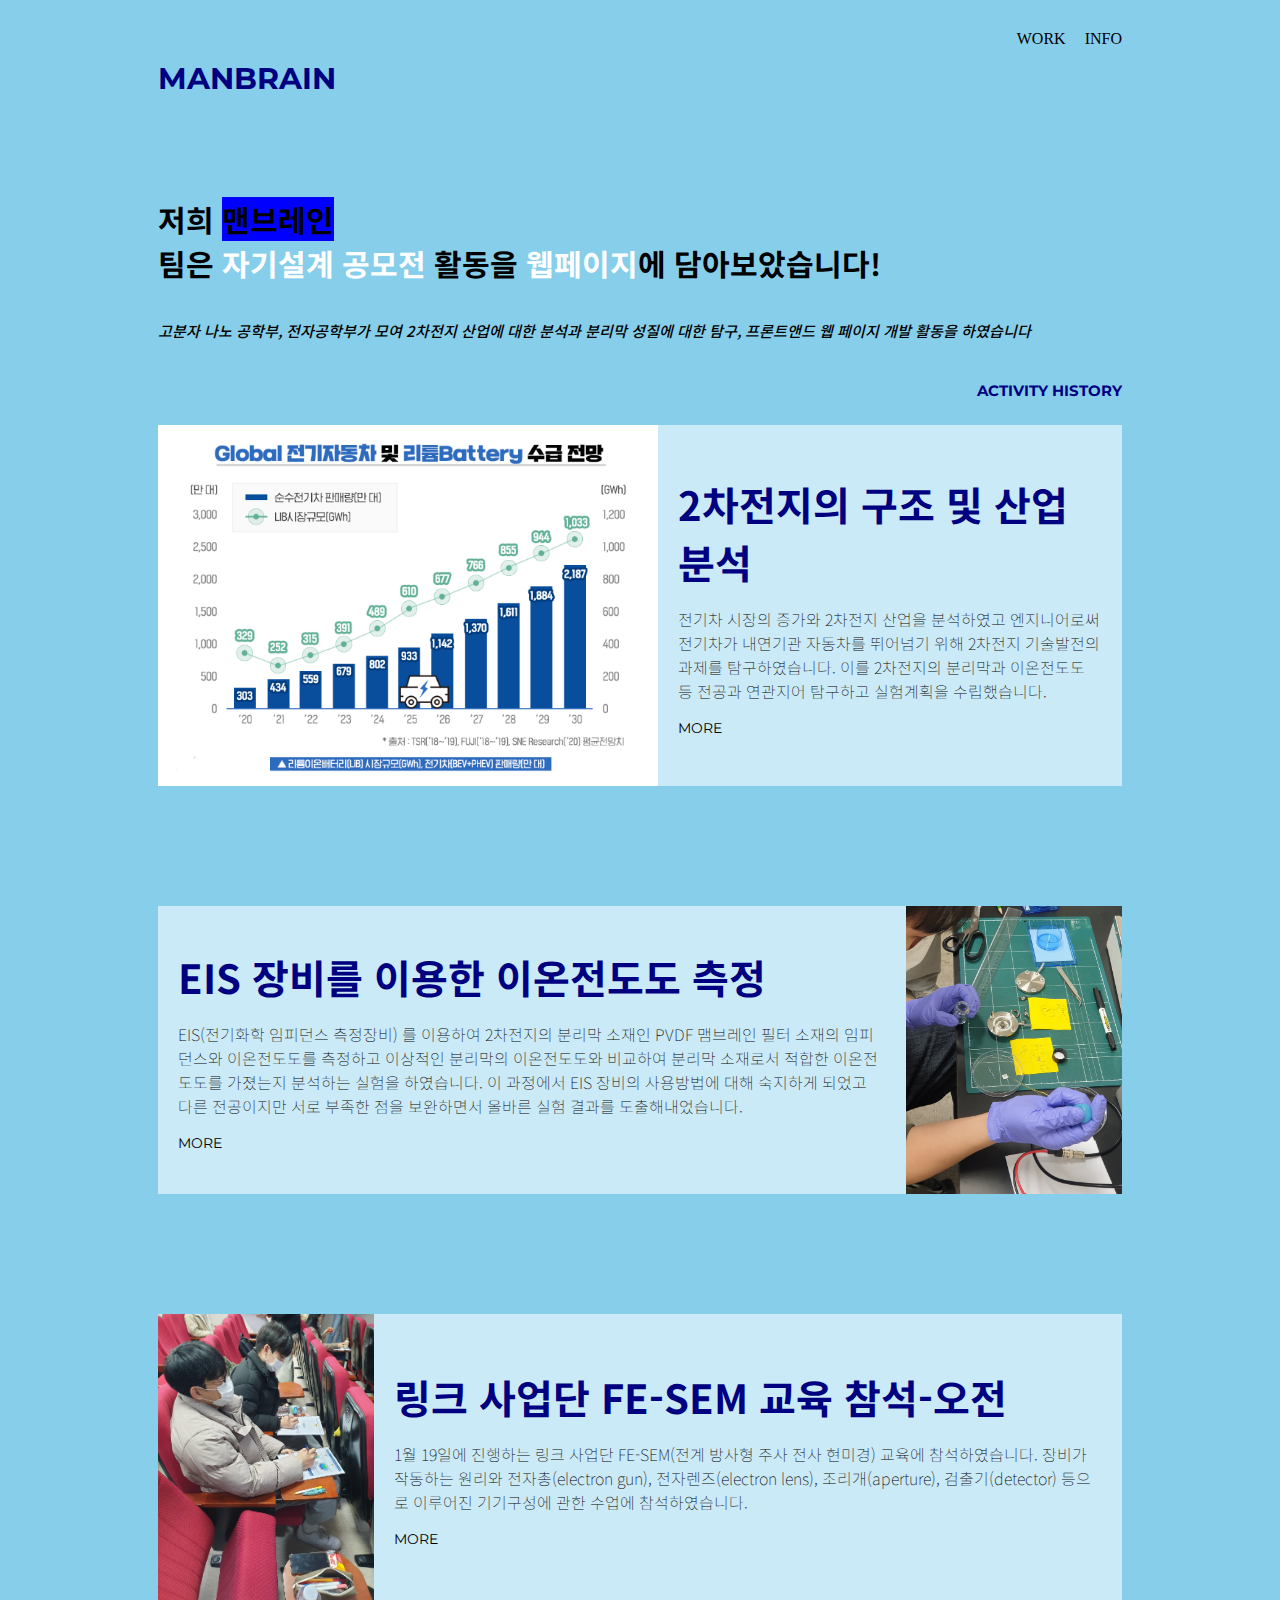
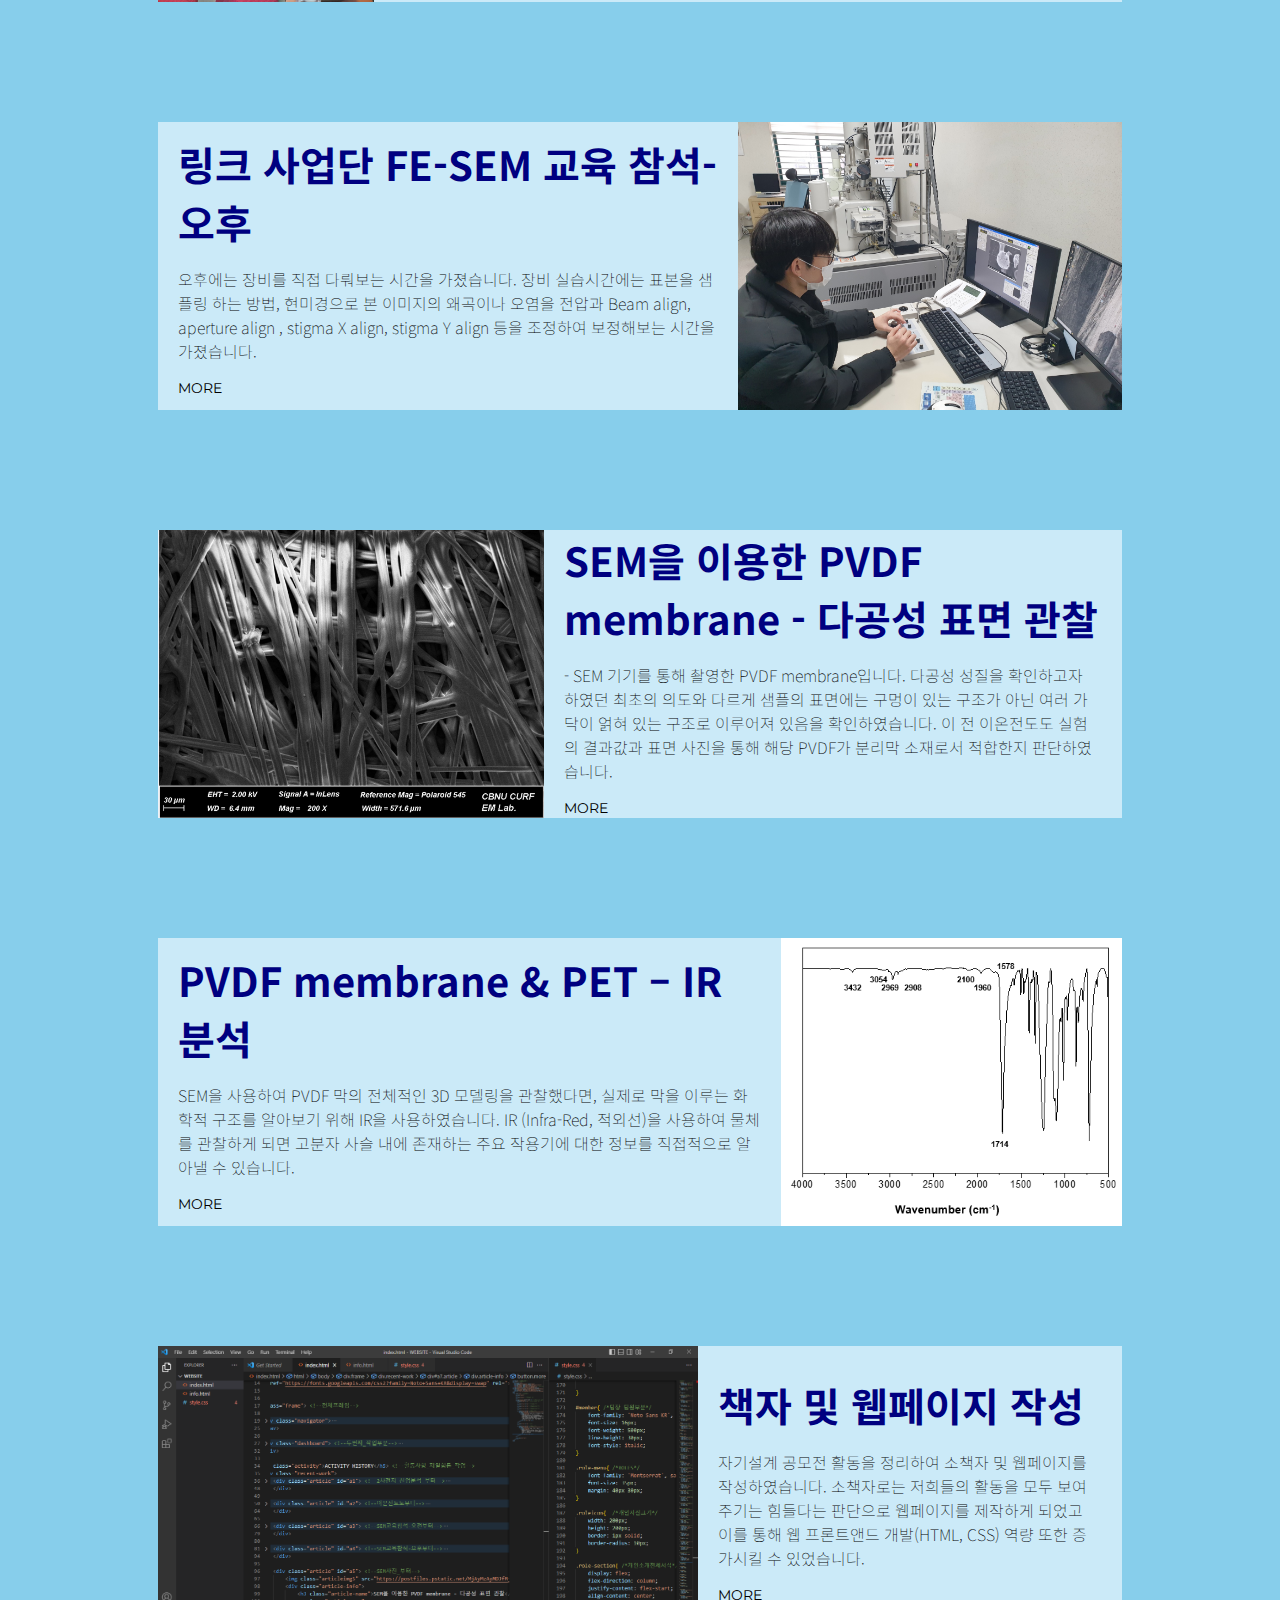
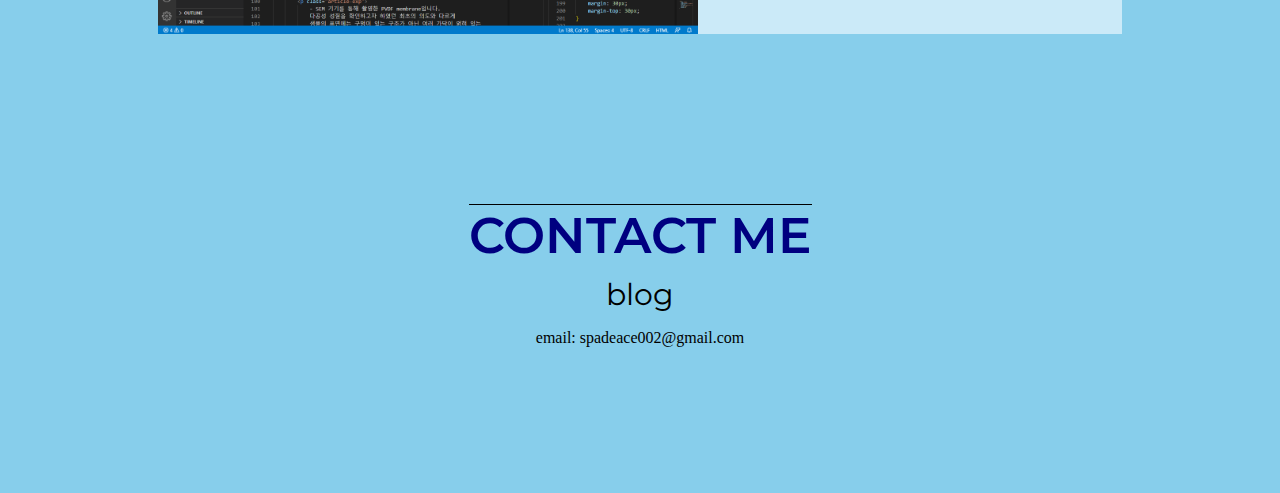
<file: index.html>
<!DOCTYPE html> <!--자기설계_공모전-->
<html lang="ko"> <!--언어-->
<head> 
    <meta charset="UTF-8">
    <meta http-equiv="X-UA-Compatible" content="IE=edge">
    <meta name="viewport" content="width=device-width, initial-scale=1.0">
    <link rel="stylesheet" type="text/css" href="style.css"
    <link rel="preconnect" href="https://fonts.googleapis.com"> <!--아래부분_폰트-->
    <link rel="preconnect" href="https://fonts.googleapis.com">
<link rel="preconnect" href="https://fonts.gstatic.com" crossorigin>
<link href="https://fonts.googleapis.com/css2?family=Montserrat:wght@700&display=swap" rel="stylesheet">
    <link rel="preconnect" href="https://fonts.googleapis.com">
    <link rel="preconnect" href="https://fonts.gstatic.com" crossorigin>
    <link href="https://fonts.googleapis.com/css2?family=Noto+Sans+KR&display=swap" rel="stylesheet">
</head>
<body>
    <div class="frame"> <!--전체프레임-->

        <nav class="navigator">
            <h3 class="sitename">MANBRAIN</h3> <!--페이지상단_제목-->
            <ul> 
                <li><a class = "nav-menu" href="index.html">WORK</a></li> <!--페이지상단에work_info_링크_같은클래스공유-->
                <li><a class = "nav-menu" href="info.html">INFO</a></li>
            </ul>
        </nav>

        <div class="dashboard"> <!--두번째_작업부분-->
            <h1 class="comments">저희 <a class="sample">맨브레인</a> <br>
            팀은 <a class="highlight">자기설계 공모전</a> 활동을 <a class="write">웹페이지</a>에 담아보았습니다!</h1> 
            <p class="comment">고분자 나노 공학부, 전자공학부가 모여 
                2차전지 산업에 대한 분석과 분리막 성질에 대한 탐구, 프론트앤드 웹 페이지 개발 활동을 하였습니다 </p>
        </div>

        <h5 class="activity">ACTIVITY HISTORY</h5> <!--활동사항_제일힘든_작업-->
        <div class="recent-work">
            <div class="article" id="a1"> <!--2차전지_산업분석_부터-->
                <img class="articleimg1" src="123.png">
                <div class="article-info">
                    <h3 class="article-name">2차전지의 구조 및 산업분석</h3> <!--활동1제목-->
                    <p class="article-exp">
                        전기차 시장의 증가와 2차전지 산업을 분석하였고 
                        엔지니어로써 전기차가 내연기관 자동차를 뛰어넘기 위해  
                        2차전지 기술발전의 과제를 탐구하였습니다. 이를 2차전지의 분리막과
                        이온전도도 등 전공과 연관지어 탐구하고 실험계획을 수립했습니다.
                        </p>
                        <a href="https://blog.naver.com/kkhg7420/223003307787"><button class="more">MORE</button></a>
                </div>
            </div>

            <div class="article" id="a2"> <!--이온전도도부터-->
                <div class="article-info">
                    <h3 class="article-name">EIS 장비를 이용한 이온전도도 측정</h3> <!--활동2제목-->
                    <p class="article-exp">
                        EIS(전기화학 임피던스 측정장비) 를 이용하여 
                        2차전지의 분리막 소재인 PVDF 맴브레인 필터 소재의 임피던스와 이온전도도를 측정하고
                        이상적인 분리막의 이온전도도와 비교하여 분리막 소재로서 적합한 이온전도도를 가졌는지
                        분석하는 실험을 하였습니다. 이 과정에서 EIS 장비의 사용방법에 대해 숙지하게 되었고
                        다른 전공이지만 서로 부족한 점을 보완하면서 올바른 실험 결과를 도출해내었습니다.
                        </p>
                        <a href="https://blog.naver.com/kkhg7420/223003307787"><button class="more">MORE</button></a>
                </div>
                <img class="articleimg2" src="2.jpg">
                
            </div>
            
            <div class="article" id="a3"> <!--SEM교육참석-오전부터-->
                <img class="articleimg3" src="4.jpg">
               
                <div class="article-info">
                    <h3 class="article-name">링크 사업단 FE-SEM 교육 참석-오전</h3> <!--활동3제목-->
                    <p class="article-exp">
                        1월 19일에 진행하는 링크 사업단 FE-SEM(전계 방사형 주사 전사 현미경) 교육에 참석하였습니다. 
                        장비가 작동하는 원리와 전자총(electron gun), 전자렌즈(electron lens), 조리개(aperture), 
                        검출기(detector) 등으로 이루어진 기기구성에 관한 수업에 참석하였습니다. 
                    </P>
                        
                    <a href="https://blog.naver.com/kkhg7420/223003307787"><button class="more">MORE</button></a>
                </div>
            </div>
            
            <div class="article" id="a0"> <!--SEM교육참석-오후부터-->
                 <div class="article-info">
                    <h3 class="article-name">링크 사업단 FE-SEM 교육 참석-오후</h3> <!--활동4제목-->
                    <p class="article-exp">
                        오후에는 장비를 직접 다뤄보는 시간을 가졌습니다.
                        장비 실습시간에는  표본을 샘플링 하는 방법, 
                        현미경으로 본 이미지의 왜곡이나 오염을 전압과
                        Beam align, aperture align , stigma X align, stigma Y align 
                        등을 조정하여 보정해보는 시간을 가졌습니다.</p>
                        <a href="https://blog.naver.com/kkhg7420/223003307787"><button class="more">MORE</button></a>
                </div>
                <img class="articleimg4" src="3.jpg">
               
            </div>

            <div class="article" id="a5"> <!--SEM사진_부터-->
                <img class="articleimg5" src="5.png">
                <div class="article-info">
                    <h3 class="article-name">SEM을 이용한 PVDF membrane - 다공성 표면 관찰</h3> <!--활동1제목-->
                    <p class="article-exp">
                        - SEM 기기를 통해 촬영한 PVDF membrane입니다. 
                        다공성 성질을 확인하고자 하였던 최초의 의도와 다르게 
                        샘플의 표면에는 구멍이 있는 구조가 아닌 여러 가닥이 얽혀 있는 
                        구조로 이루어져 있음을 확인하였습니다.
                        이 전 이온전도도 실험의 결과값과 표면 사진을 통해 해당
                         PVDF가 분리막 소재로서 적합한지 판단하였습니다.
                        </p>
                        <a href="https://blog.naver.com/kkhg7420/223003307787"><button class="more">MORE</button></a>
                </div>
            </div>

            <div class="article" id="a6"> <!--IR-->
                <div class="article-info">
                    <h3 class="article-name"> PVDF membrane & PET – IR 분석</h3> <!--활동2제목-->
                    <p class="article-exp">
                        SEM을 사용하여 PVDF 막의 전체적인 3D 모델링을 관찰했다면, 
                        실제로 막을 이루는 화학적 구조를 알아보기 위해 IR을 사용하였습니다. 
                        IR (Infra-Red, 적외선)을 사용하여 물체를 관찰하게 되면 
                        고분자 사슬 내에 존재하는 주요 작용기에 
                        대한 정보를 직접적으로 알아낼 수 있습니다.
                    </p>
                    <a href="https://blog.naver.com/kkhg7420/223003307787"><button class="more">MORE</button></a>
                </div>
                <img class="articleimg6" src="6.PNG">
                
            </div>

            <div class="article" id="a7"> <!--웹페이지코딩_부터-->
                <img class="articleimg7" src="7.png">
                <div class="article-info">
                    <h3 class="article-name">책자 및 웹페이지 작성</h3> <!--활동1제목-->
                    <p class="article-exp">
                        자기설계 공모전 활동을 정리하여 소책자 및 웹페이지를 작성하였습니다. 
                        소책자로는 저희들의 활동을 모두 보여주기는 힘들다는 판단으로 
                        웹페이지를 제작하게 되었고 이를 통해 웹 프론트앤드 개발(HTML, CSS) 역량 또한
                        증가시킬 수 있었습니다.
                        </p>
                        <a href="https://www.miricanvas.com/v/11qsri5"><button class="more">MORE</button></a>
                </div>
            </div>
        </div>

        <footer class="work-footer">
            <h3 class="contact">CONTACT ME</h3>
            <div class="links">
                <a class="blog" href="https://blog.naver.com/kkhg7420/222989614974">blog</a>
            </div>
            <p>email: spadeace002@gmail.com</p>

        </footer>
    </div>
</body>
</html>
</file>
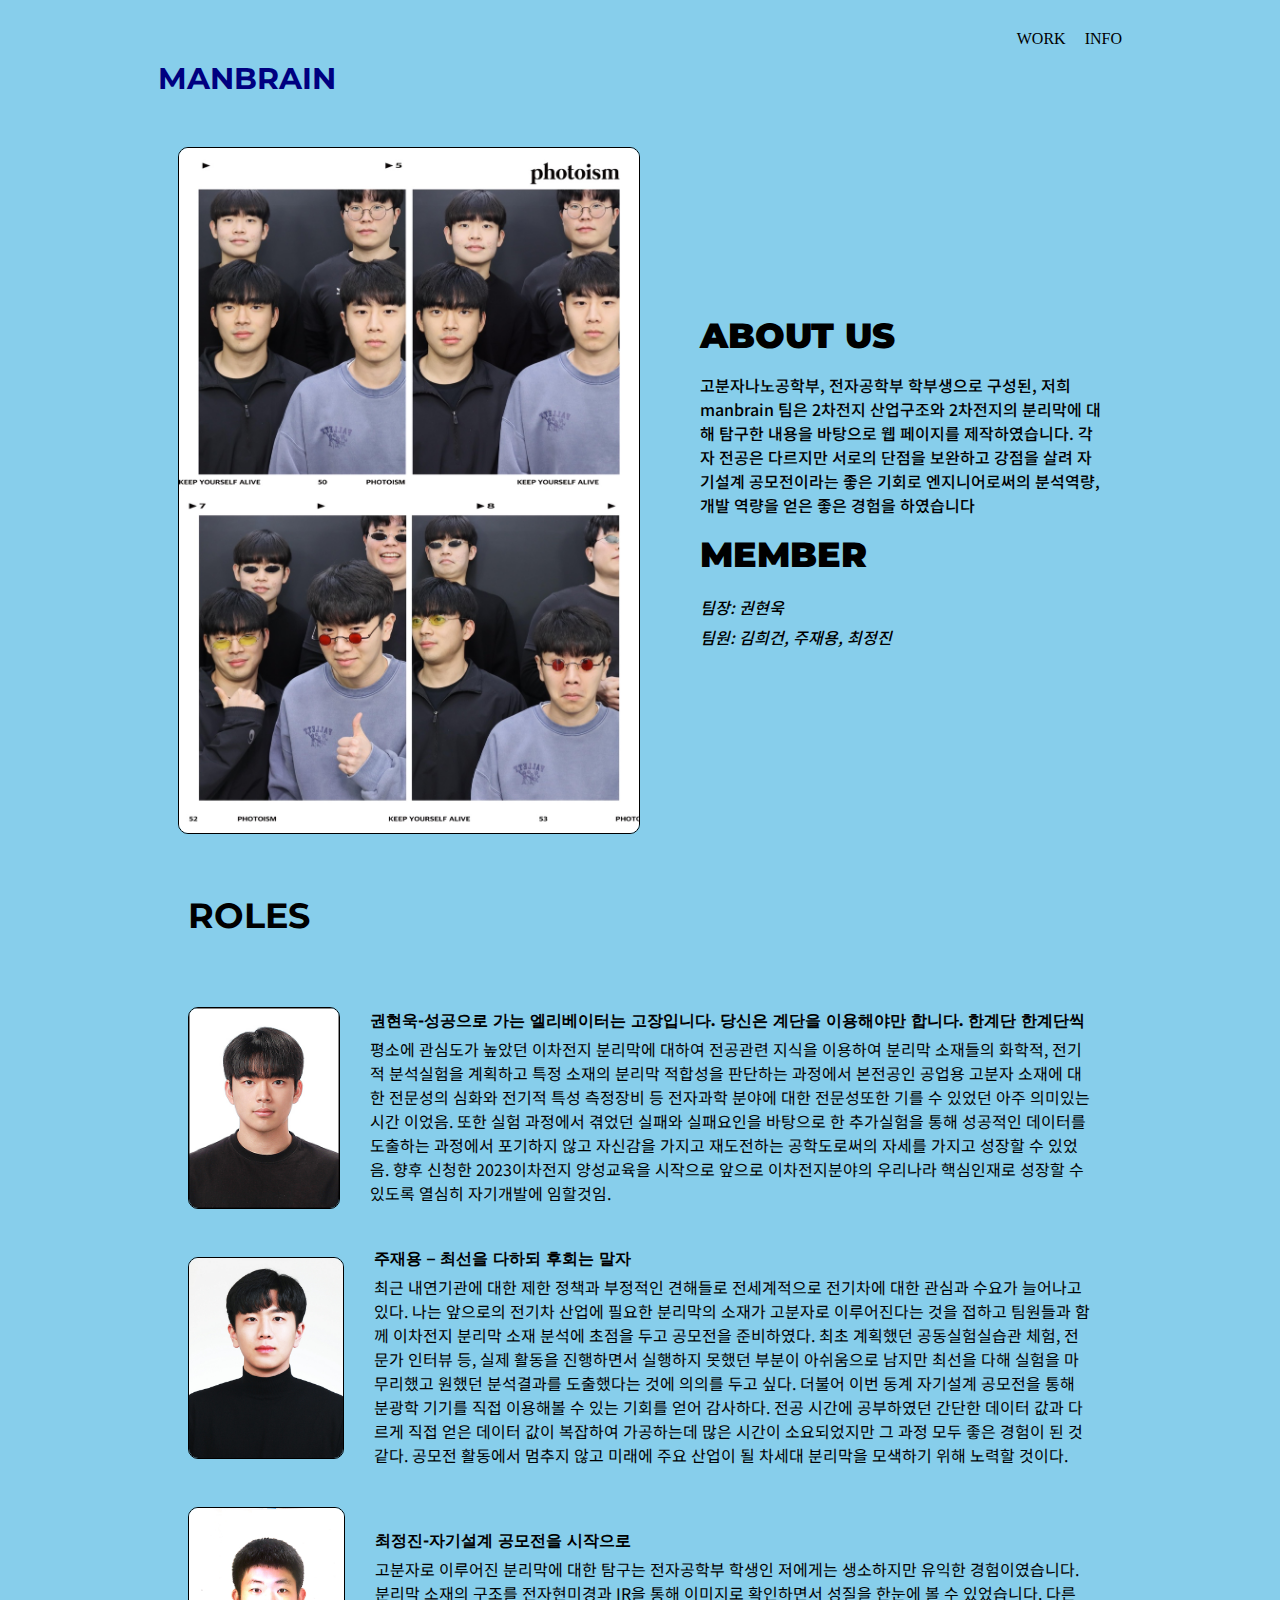
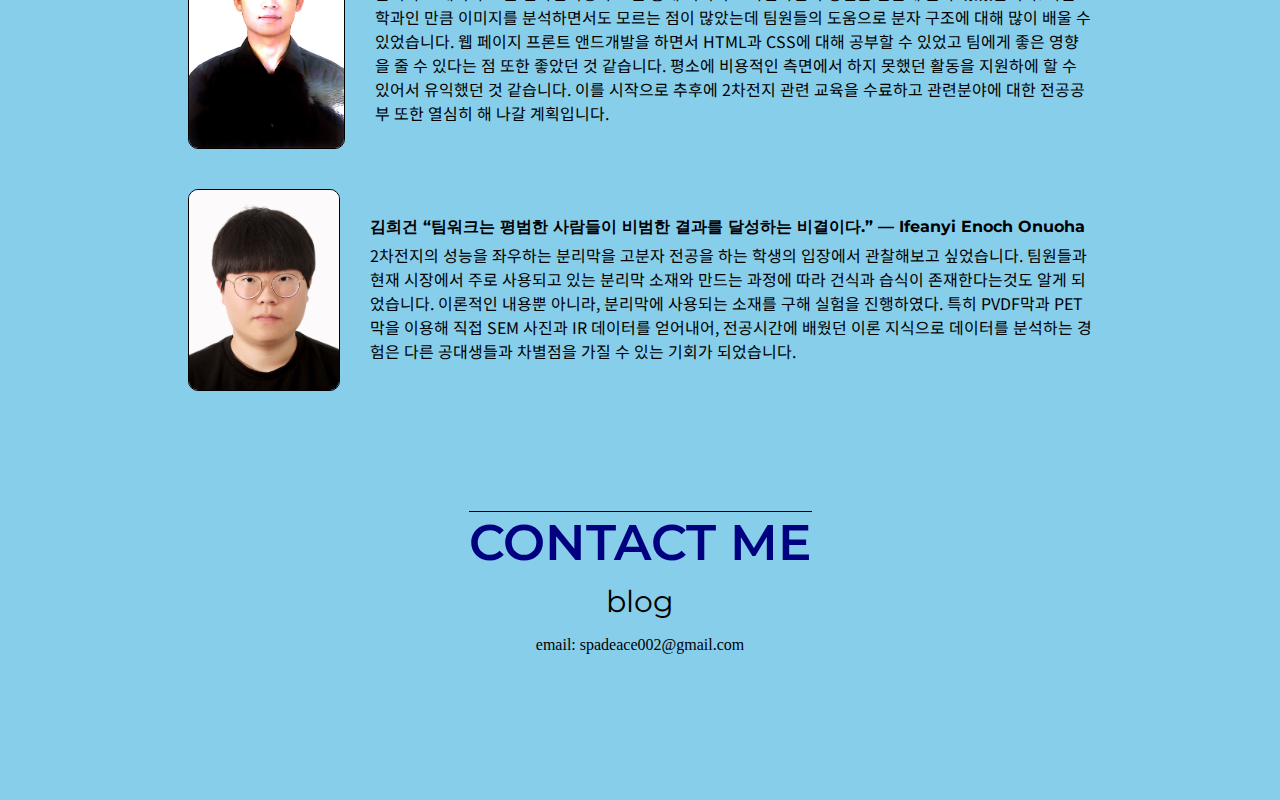
<file: info.html>
<!DOCTYPE html>
<html lang="en">
<head>
    <meta charset="UTF-8">
    <meta http-equiv="X-UA-Compatible" content="IE=edge">
    <meta name="viewport" content="width=device-width, initial-scale=1.0">
    <title>info</title>

    <link rel="stylesheet" type="text/css" href="style.css"
    <link rel="preconnect" href="https://fonts.googleapis.com"> <!--아래부분_폰트-->
    <link rel="preconnect" href="https://fonts.googleapis.com">
    <link rel="preconnect" href="https://fonts.gstatic.com" crossorigin>
    <link href="https://fonts.googleapis.com/css2?family=Montserrat:wght@700&display=swap" rel="stylesheet">
    <link rel="preconnect" href="https://fonts.googleapis.com">
    <link rel="preconnect" href="https://fonts.gstatic.com" crossorigin>
    <link href="https://fonts.googleapis.com/css2?family=Noto+Sans+KR&display=swap" rel="stylesheet">
</head>
<body>
    <div class="frame">
        <nav class="navigator">
            <h3 class="sitename">MANBRAIN</h3> <!--페이지상단_제목-->
            <ul> 
             <li><a class = "nav-menu" href="index.html">WORK</a></li> <!--페이지상단에work_info_링크_같은클래스공유-->
                <li><a class = "nav-menu" href="info.html">INFO</a></li>
            </ul>
        </nav>
        
        <div class="profile">
            <img id="profile-picture" src="15.jpg"
             > 
            
            <div class="introduction">
                    <h2>ABOUT US</h2>
                    <P>고분자나노공학부, 전자공학부 학부생으로 구성된, 
                        저희 manbrain 팀은 2차전지 산업구조와 
                        2차전지의 분리막에 대해 탐구한 내용을 바탕으로 웹 페이지를 제작하였습니다.
                        각자 전공은 다르지만 서로의 단점을 보완하고 강점을 살려 
                        자기설계 공모전이라는 좋은 기회로
                        엔지니어로써의 분석역량, 개발 역량을 얻은
                        좋은 경험을 하였습니다
                    </P>
                    <h2>MEMBER</h2>
                    <P id="member">팀장: 권현욱<BR> 팀원: 김희건, 주재용, 최정진</P>
            </div>
        </div>

         <h5 class="role-menu">ROLES
        </h5>

        <div class="role-section">   
            <div class="role"><!--권현욱역할-->
                <img class="roleicon1" src="11.jpg"><!--이부분개인사진-->
                <div class="role-intro">
                <h4 class="role-name">권현욱-성공으로 가는 엘리베이터는 고장입니다. 당신은 계단을 이용해야만 합니다. 한계단 한계단씩</h4>
                <p class="role-exp">평소에 관심도가 높았던 이차전지 분리막에 
                    대하여 전공관련 지식을 이용하여 분리막 소재들의 화학적,
                     전기적 분석실험을 계획하고 특정 소재의 분리막 적합성을 
                     판단하는 과정에서 본전공인 공업용 고분자 소재에 대한 
                     전문성의 심화와 전기적 특성 측정장비 등 전자과학
                      분야에 대한 전문성또한 기를 수 있었던 아주 의미있는 
                      시간 이었음. 또한 실험 과정에서 겪었던 실패와 실패요인을 바탕으로 한 추가실험을 통해 성공적인 데이터를 도출하는 과정에서 포기하지 않고 자신감을 가지고 재도전하는 공학도로써의 자세를 가지고 성장할 수 있었음. 향후 신청한 2023이차전지 양성교육을 시작으로 앞으로 이차전지분야의 우리나라 핵심인재로 성장할 수 있도록 열심히 자기개발에 임할것임.
                </p>
                </div>
            </div>

            <div class="role"><!--주재용역할-->
                <img class="roleicon2" src="12.jpg"><!--이부분개인사진-->
                <div class="role-intro">
                <h4 class="role-name">주재용 – 최선을 다하되 후회는 말자</h4>
                <p class="role-exp">
                    최근 내연기관에 대한 제한 정책과 부정적인 견해들로 
                    전세계적으로 전기차에 대한 관심과 수요가 늘어나고 있다.
                    나는 앞으로의 전기차 산업에 필요한 분리막의 소재가 고분자로 
                    이루어진다는 것을 접하고 팀원들과 함께 이차전지 분리막 소재 분석에 초점을 두고 공모전을 준비하였다. 최초 계획했던 공동실험실습관 체험, 전문가 인터뷰 등, 실제 활동을 진행하면서 실행하지 못했던 부분이 아쉬움으로 남지만 최선을 다해 실험을 마무리했고 원했던 분석결과를 도출했다는 것에 의의를 두고 싶다. 더불어 이번 동계 자기설계 공모전을 통해 분광학 기기를 직접 이용해볼 수 있는 기회를 얻어 감사하다. 전공 시간에 공부하였던 간단한 데이터 값과 다르게 직접 얻은 데이터 값이 복잡하여 가공하는데 많은 시간이 소요되었지만 그 과정 모두 좋은 경험이 된 것 같다. 공모전 활동에서 
                    멈추지 않고 미래에 주요 산업이 될 차세대 분리막을 모색하기 위해 노력할 것이다.
                </p>
                </div>
            </div>

            <div class="role"><!--최정진역할-->
                <img class="roleicon3" src="13.jpg"><!--이부분개인사진-->
                <div class="role-intro">
                <h4 class="role-name">최정진-자기설계 공모전을 시작으로</h4>
                <p class="role-exp"> 고분자로 이루어진 분리막에 대한 탐구는 
                    전자공학부 학생인 저에게는 생소하지만 유익한 경험이였습니다.
                    분리막 소재의 구조를 전자현미경과 IR을 통해 이미지로 확인하면서
                    성질을 한눈에 볼 수 있었습니다. 다른 학과인 만큼 이미지를 분석하면서도 
                    모르는 점이 많았는데 팀원들의 도움으로 분자 구조에 대해 많이 배울 수 있었습니다.
                    웹 페이지 프론트 앤드개발을 하면서 
                    HTML과 CSS에 대해 공부할 수 있었고 팀에게 좋은 영향을 줄 수 있다는 
                    점 또한 좋았던 것 같습니다. 
                    평소에 비용적인 측면에서 하지 못했던 활동을 지원하에 할 수 있어서 유익했던 것 같습니다.
                    이를 시작으로 추후에 2차전지 관련 교육을 수료하고 관련분야에 대한
                    전공공부 또한 열심히 해 나갈 계획입니다.  
                    
                </p>
                </div>
            </div>

            <div class="role"><!--김희건역할-->
                <img class="roleicon4" src="14.jpg"><!--이부분개인사진-->
                <div class="role-intro">
                <h4 class="role-name">김희건 “팀워크는 평범한 사람들이 비범한 결과를 달성하는 비결이다.” — Ifeanyi Enoch Onuoha</h4>
                <p class="role-exp">2차전지의 성능을 좌우하는 분리막을 
                    고분자 전공을 하는 학생의 입장에서 관찰해보고 싶었습니다. 
                    팀원들과 현재 시장에서 주로 사용되고 있는 분리막 
                    소재와 만드는 과정에 따라 건식과 습식이 존재한다는것도 알게 되었습니다. 
                    이론적인 내용뿐 아니라, 분리막에 사용되는 소재를 구해 실험을 진행하였다. 특히 PVDF막과 PET막을 이용해 직접 SEM 사진과 IR 데이터를 얻어내어, 전공시간에 배웠던 이론 지식으로 데이터를 
                    분석하는 경험은 다른 공대생들과 차별점을 가질 수 있는 기회가 되었습니다.
                </p>
                </div>
            </div>


        </div>


                <footer class="work-footer">
            <h3 class="contact">CONTACT ME</h3>
            <div class="links">
                <a class="blog" href="https://blog.naver.com/kkhg7420/222989614974">blog</a>
            </div>
            <p>email: spadeace002@gmail.com</p>

        </footer>
    </div>
</body>
</html>
</file>
